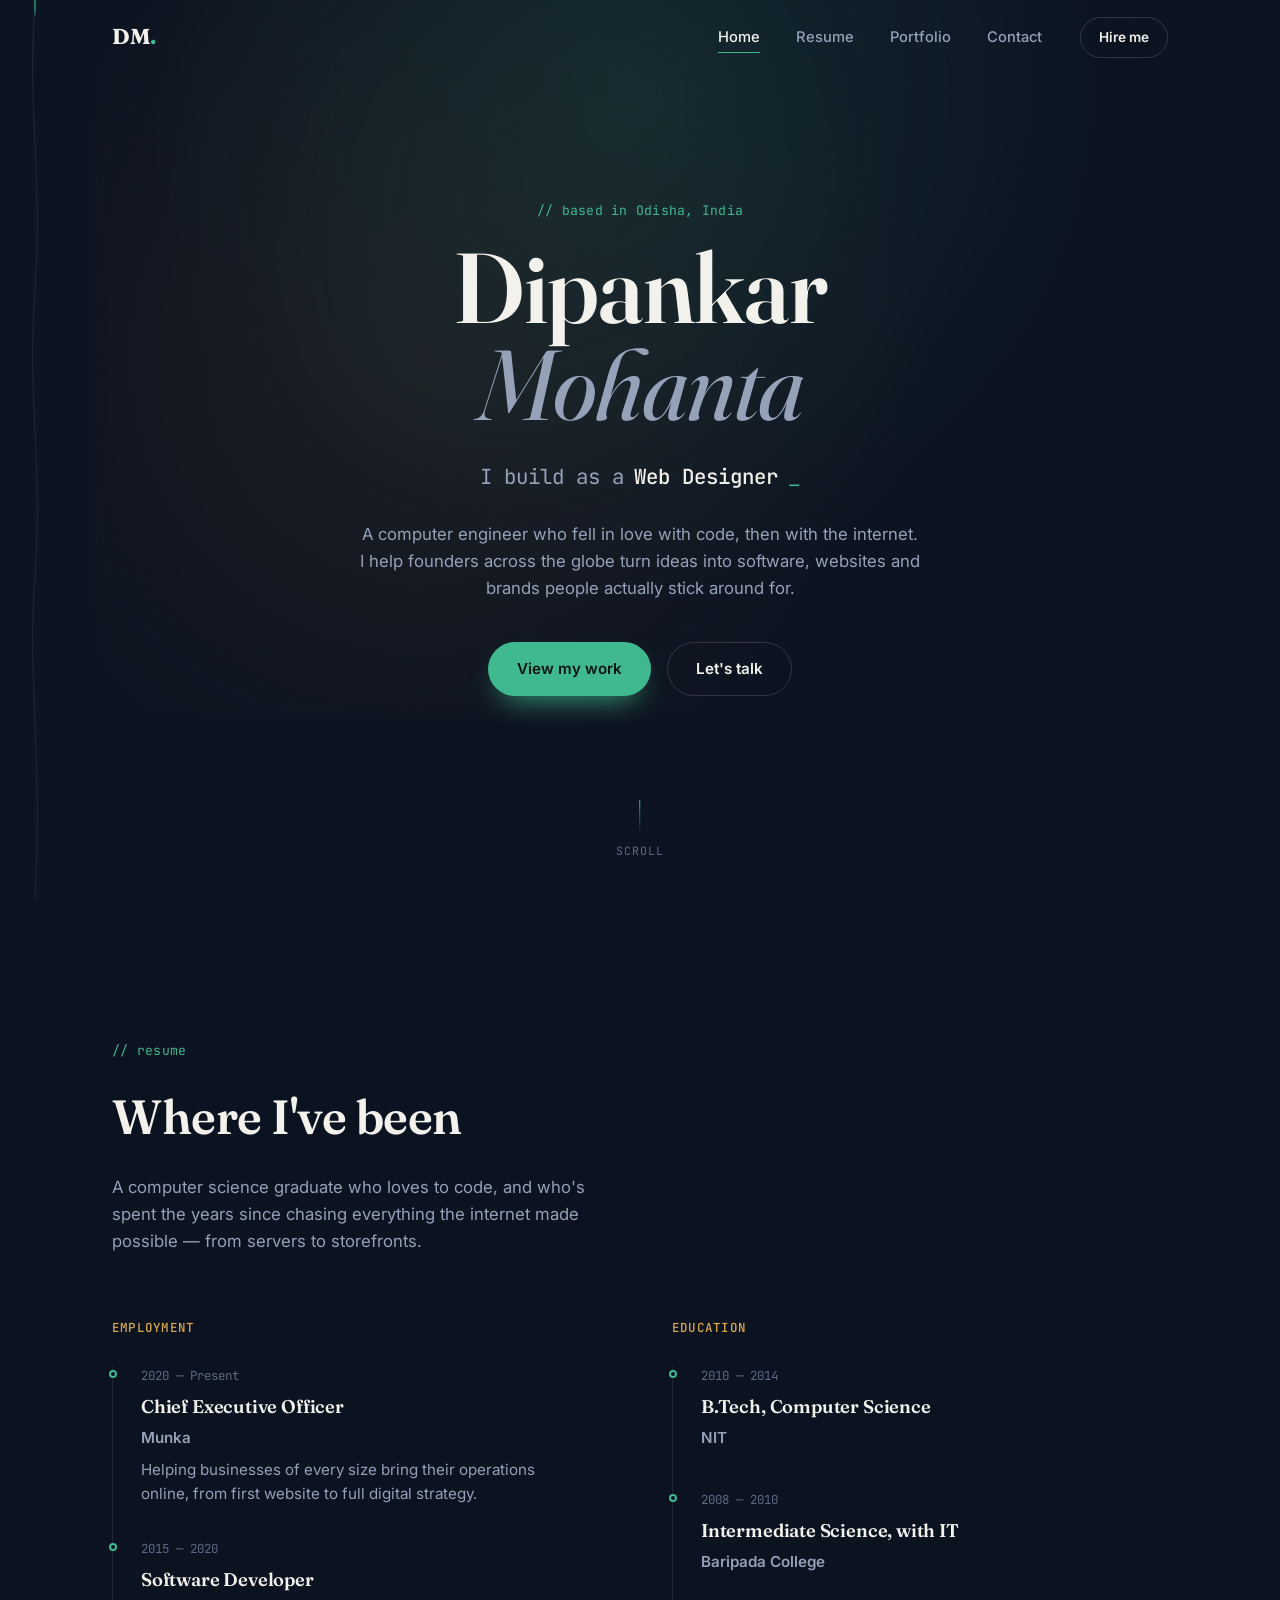
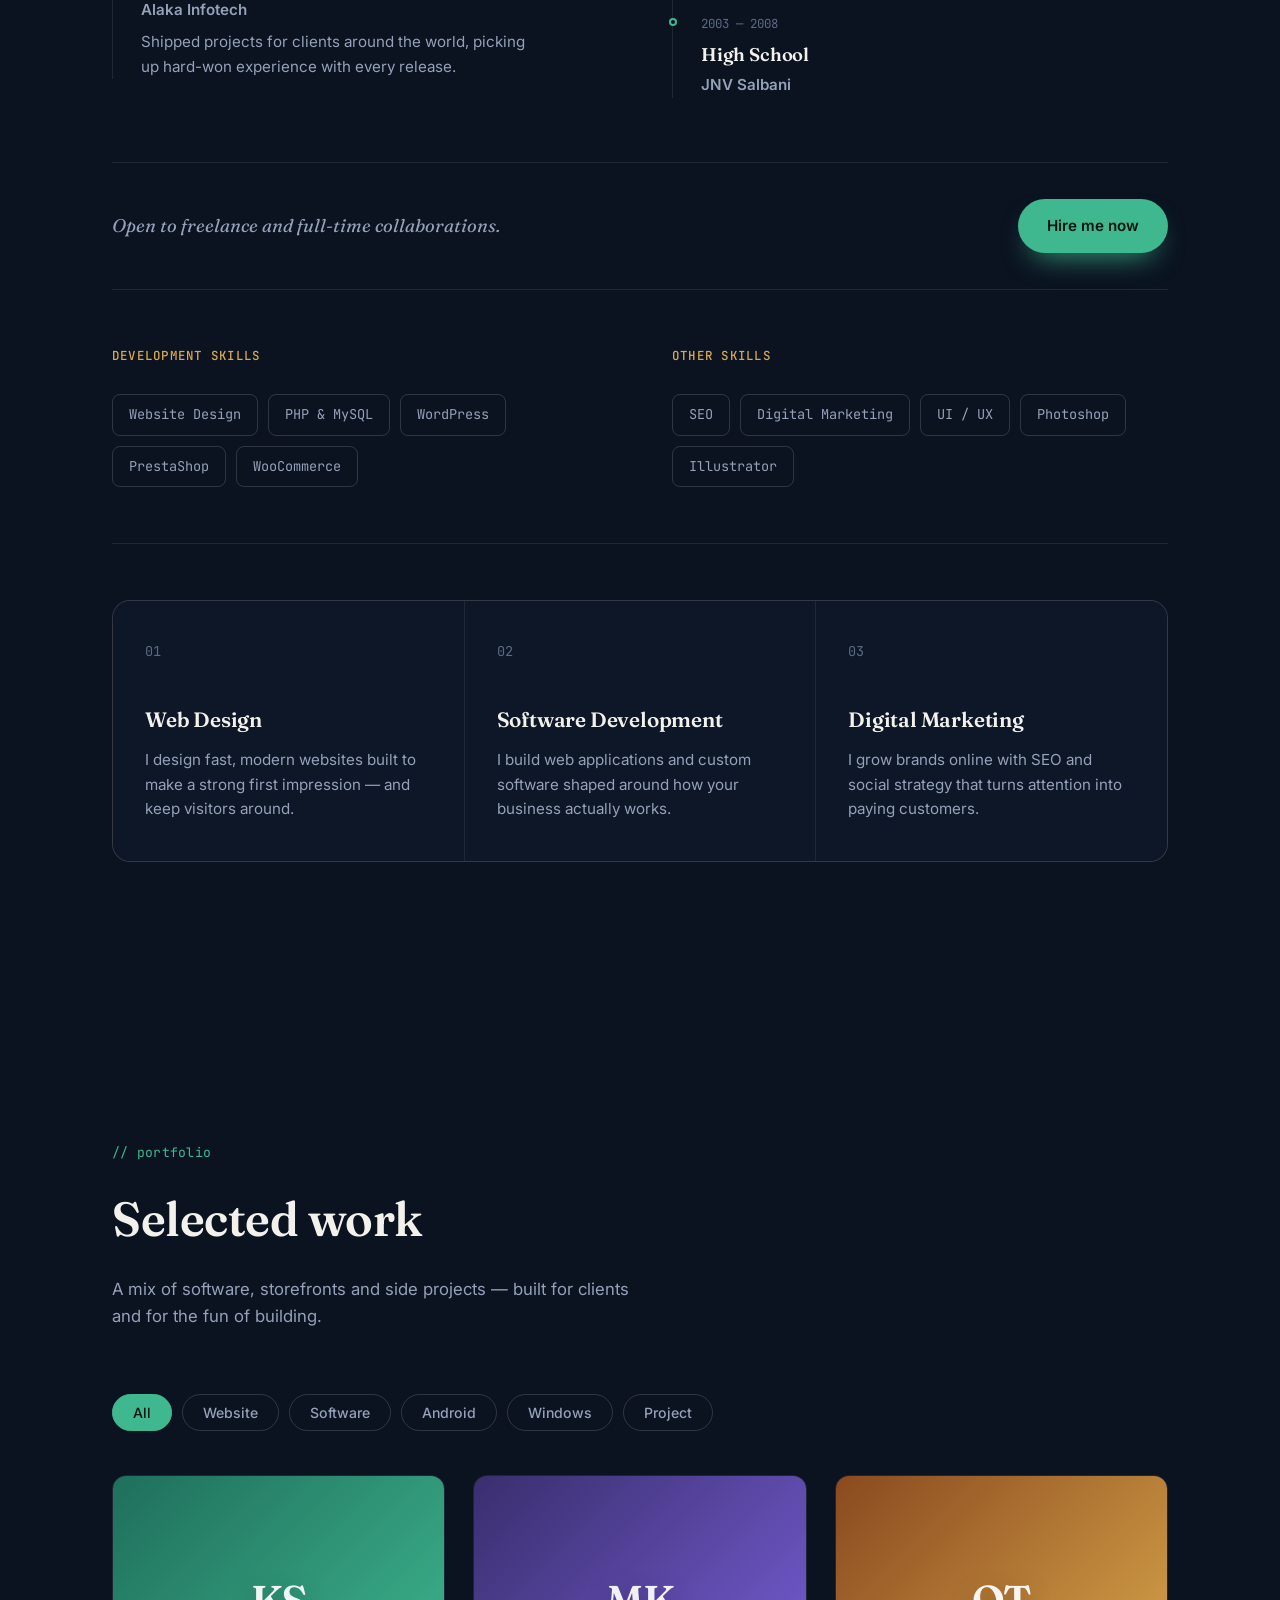
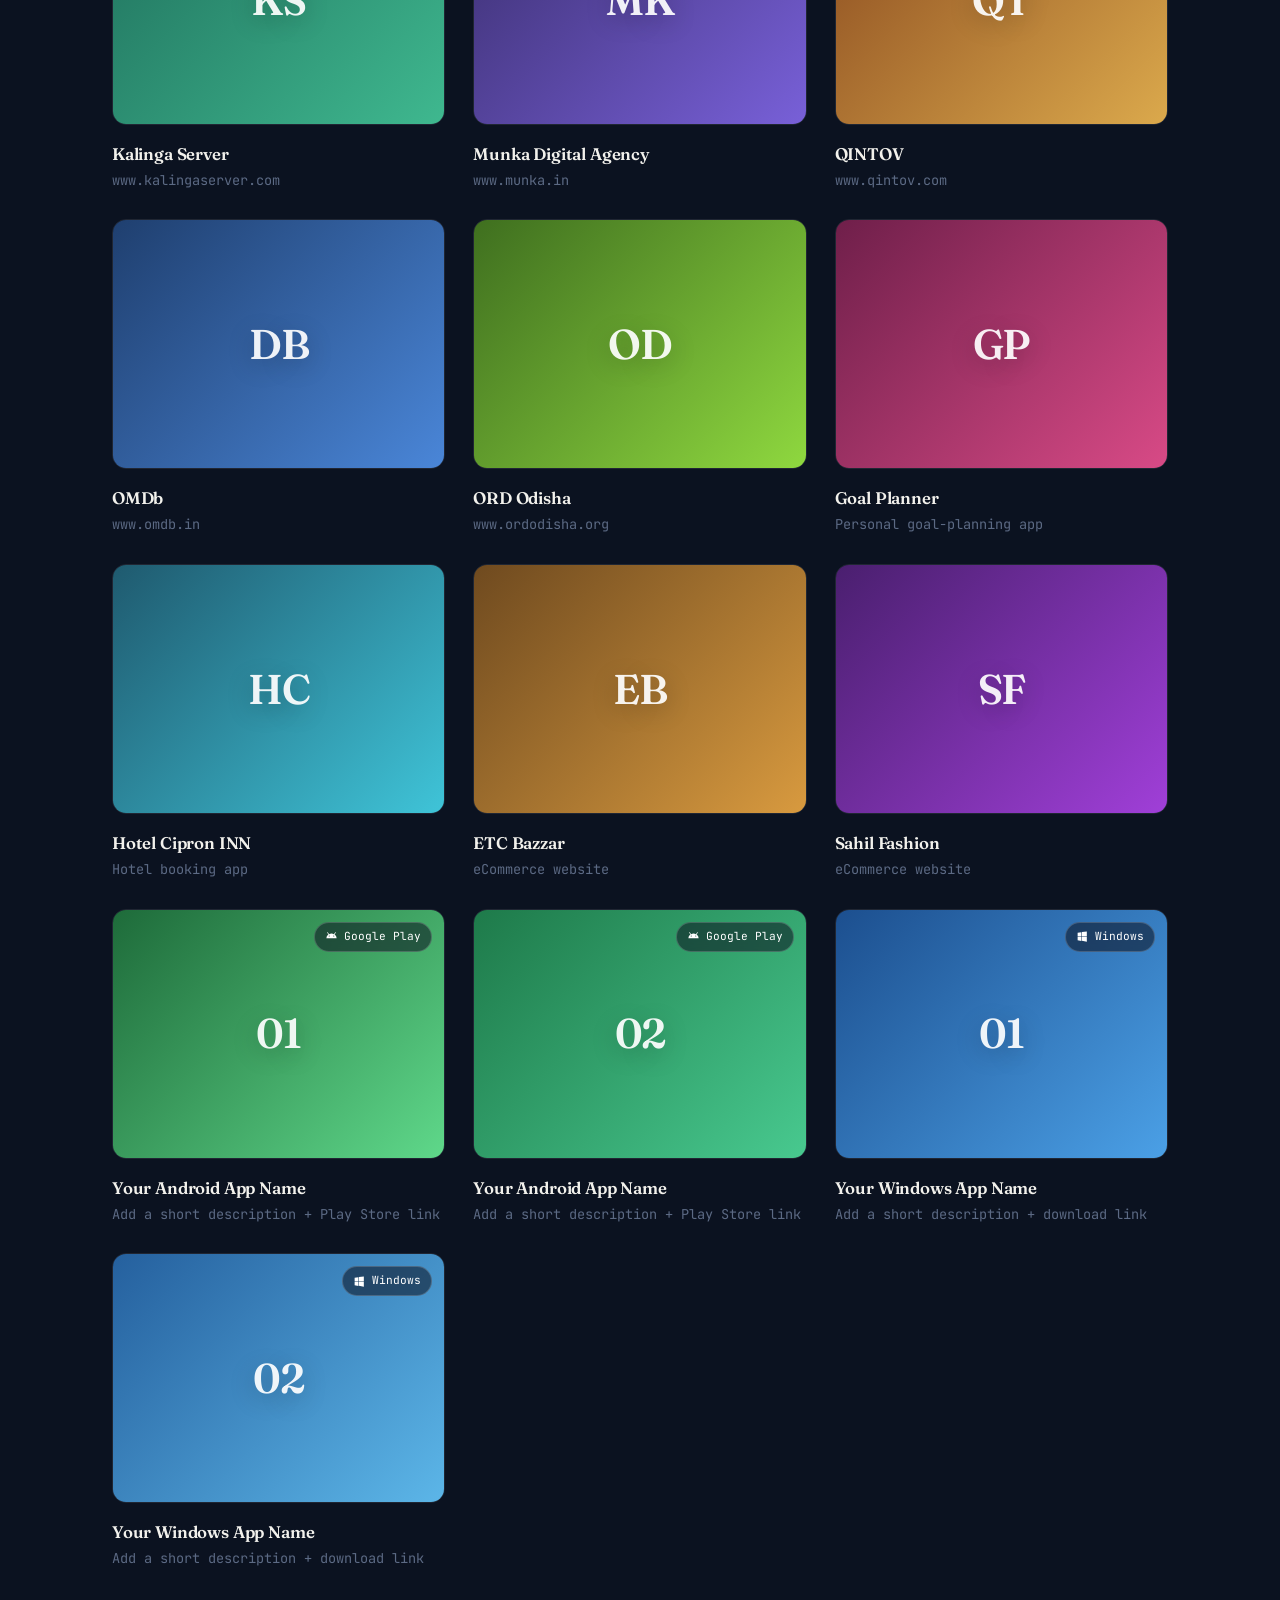
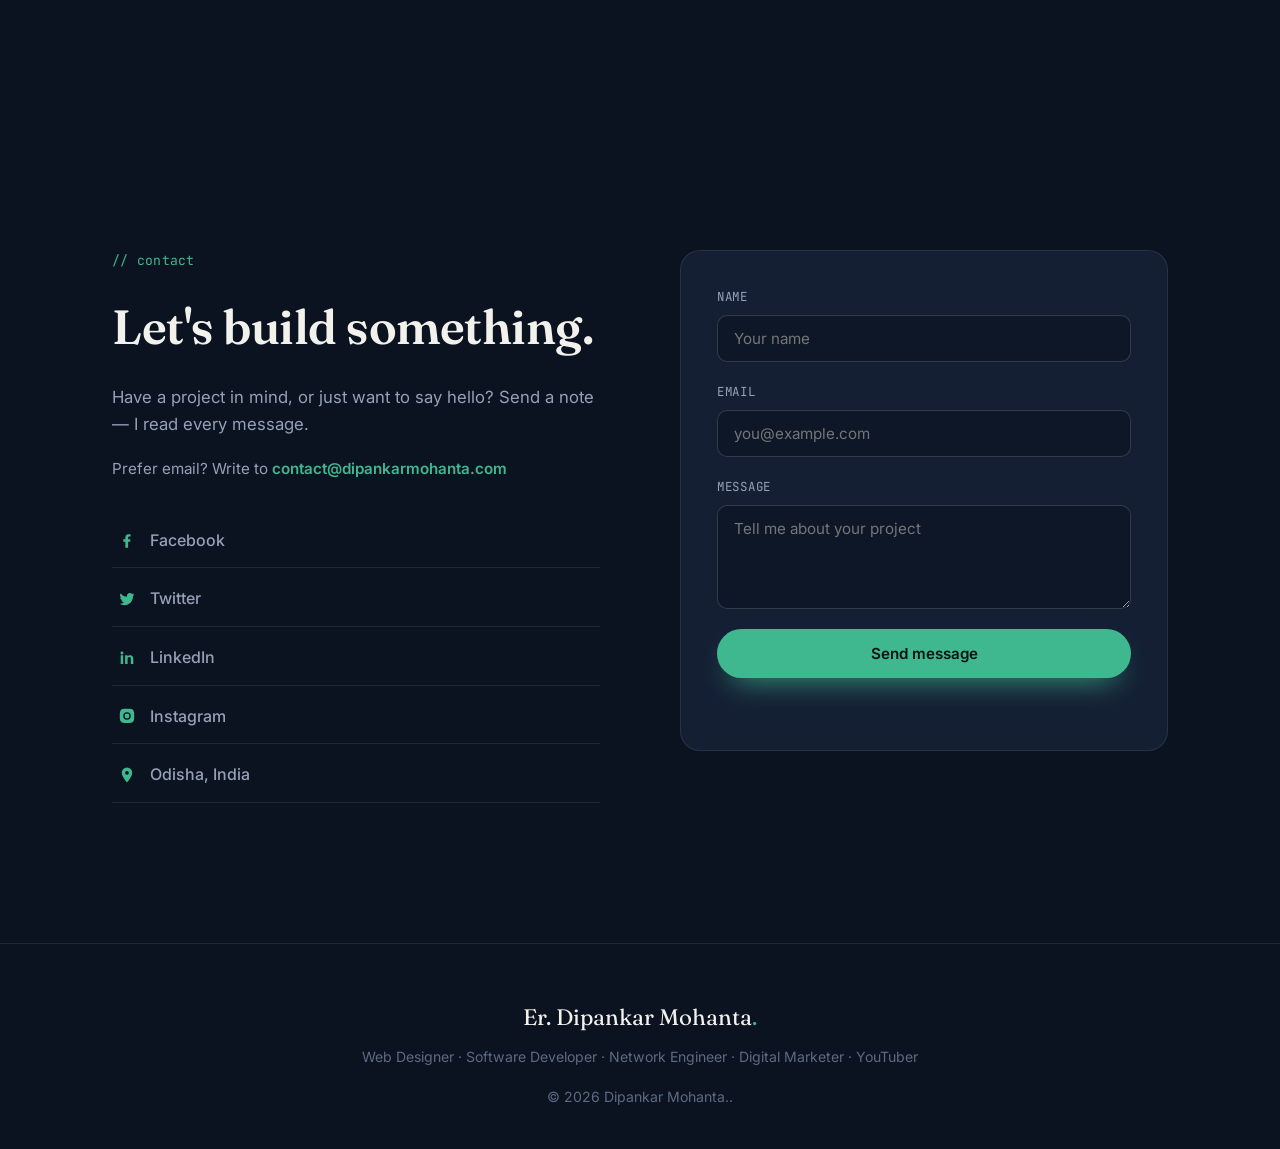
<file: index.html>
<!DOCTYPE html>
<html lang="en">
<head>
<meta charset="UTF-8">
<meta name="viewport" content="width=device-width, initial-scale=1, maximum-scale=1">
<title>Er. Dipankar Mohanta — Web Designer · Software Developer · Digital Marketer</title>
<meta name="description" content="Dipankar Mohanta — Software Engineer turned Digital Marketer, helping entrepreneurs across the globe build software, websites and brands.">
<link rel="icon" href="data:,">
<link rel="preconnect" href="https://fonts.googleapis.com">
<link rel="preconnect" href="https://fonts.gstatic.com" crossorigin>
<link href="https://fonts.googleapis.com/css2?family=Fraunces:opsz,wght@9..144,300;9..144,500;9..144,600;9..144,700&family=Inter:wght@400;500;600;700&family=JetBrains+Mono:wght@400;500&display=swap" rel="stylesheet">
<link rel="stylesheet" href="style.css">
</head>
<body>

<!-- Scroll progress spine (signature element) -->
<svg class="spine" id="spine" viewBox="0 0 40 100" preserveAspectRatio="none" aria-hidden="true">
  <path id="spinePath" d="M20,0 C 8,12 32,20 20,32 C 8,44 32,52 20,64 C 8,76 32,84 20,100" />
  <circle id="spineDot" r="1.8" cx="20" cy="0" />
</svg>

<div class="grain" aria-hidden="true"></div>

<header class="nav" id="nav">
  <div class="nav-inner">
    <a href="#home" class="nav-brand">DM<span>.</span></a>
    <nav class="nav-links" id="navLinks">
      <a href="#home" class="nav-link active" data-nav>Home</a>
      <a href="#resume" class="nav-link" data-nav>Resume</a>
      <a href="#portfolio" class="nav-link" data-nav>Portfolio</a>
      <a href="#contact" class="nav-link" data-nav>Contact</a>
    </nav>
    <a href="#contact" class="nav-cta">Hire me</a>
    <button class="nav-burger" id="navBurger" aria-label="Toggle menu" aria-expanded="false">
      <span></span><span></span><span></span>
    </button>
  </div>
</header>

<main>

  <!-- HOME -->
  <section id="home" class="hero">
    <div class="hero-glow" aria-hidden="true"></div>
    <div class="hero-inner">
      <p class="eyebrow reveal">// based in Odisha, India</p>
      <h1 class="hero-title">
        <span class="reveal" style="--d:1">Dipankar</span>
        <span class="reveal" style="--d:2">Mohanta</span>
      </h1>
      <div class="hero-role reveal" style="--d:3">
        <span class="role-prefix">I build as a</span>
        <span class="role-type" id="roleType" aria-live="polite"></span><span class="caret">_</span>
      </div>
      <p class="hero-copy reveal" style="--d:4">
        A computer engineer who fell in love with code, then with the internet.
        I help founders across the globe turn ideas into software, websites
        and brands people actually stick around for.
      </p>
      <div class="hero-actions reveal" style="--d:5">
        <a href="#portfolio" class="btn btn-primary">View my work</a>
        <a href="#contact" class="btn btn-ghost">Let's talk</a>
      </div>
    </div>
    <a href="#resume" class="scroll-cue" aria-label="Scroll to resume">
      <span></span> Scroll
    </a>
  </section>

  <!-- RESUME -->
  <section id="resume" class="section resume">
    <div class="section-head reveal">
      <p class="eyebrow">// resume</p>
      <h2>Where I've been</h2>
      <p class="section-lead">A computer science graduate who loves to code, and who's spent the years since
        chasing everything the internet made possible — from servers to storefronts.</p>
    </div>

    <div class="timeline-grid">
      <div class="timeline-col reveal">
        <h3 class="timeline-heading">Employment</h3>

        <div class="tl-item">
          <div class="tl-year">2020 — Present</div>
          <div class="tl-body">
            <h4>Chief Executive Officer</h4>
            <p class="tl-org">Munka</p>
            <p>Helping businesses of every size bring their operations online, from first website to full digital strategy.</p>
          </div>
        </div>

        <div class="tl-item">
          <div class="tl-year">2015 — 2020</div>
          <div class="tl-body">
            <h4>Software Developer</h4>
            <p class="tl-org">Alaka Infotech</p>
            <p>Shipped projects for clients around the world, picking up hard-won experience with every release.</p>
          </div>
        </div>
      </div>

      <div class="timeline-col reveal">
        <h3 class="timeline-heading">Education</h3>

        <div class="tl-item">
          <div class="tl-year">2010 — 2014</div>
          <div class="tl-body">
            <h4>B.Tech, Computer Science</h4>
            <p class="tl-org">NIT</p>
          </div>
        </div>

        <div class="tl-item">
          <div class="tl-year">2008 — 2010</div>
          <div class="tl-body">
            <h4>Intermediate Science, with IT</h4>
            <p class="tl-org">Baripada College</p>
          </div>
        </div>

        <div class="tl-item">
          <div class="tl-year">2003 — 2008</div>
          <div class="tl-body">
            <h4>High School</h4>
            <p class="tl-org">JNV Salbani</p>
          </div>
        </div>
      </div>
    </div>

    <div class="cta-strip reveal">
      <p>Open to freelance and full-time collaborations.</p>
      <a href="https://munka.in/contact.php" class="btn btn-primary" target="_blank" rel="noopener">Hire me now</a>
    </div>

    <div class="skills-grid">
      <div class="skills-col reveal">
        <h3 class="timeline-heading">Development skills</h3>
        <ul class="chip-list">
          <li class="chip">Website Design</li>
          <li class="chip">PHP &amp; MySQL</li>
          <li class="chip">WordPress</li>
          <li class="chip">PrestaShop</li>
          <li class="chip">WooCommerce</li>
        </ul>
      </div>
      <div class="skills-col reveal">
        <h3 class="timeline-heading">Other skills</h3>
        <ul class="chip-list">
          <li class="chip">SEO</li>
          <li class="chip">Digital Marketing</li>
          <li class="chip">UI / UX</li>
          <li class="chip">Photoshop</li>
          <li class="chip">Illustrator</li>
        </ul>
      </div>
    </div>

    <div class="services-grid">
      <article class="service-card reveal">
        <div class="service-index">01</div>
        <h3>Web Design</h3>
        <p>I design fast, modern websites built to make a strong first impression — and keep visitors around.</p>
      </article>
      <article class="service-card reveal">
        <div class="service-index">02</div>
        <h3>Software Development</h3>
        <p>I build web applications and custom software shaped around how your business actually works.</p>
      </article>
      <article class="service-card reveal">
        <div class="service-index">03</div>
        <h3>Digital Marketing</h3>
        <p>I grow brands online with SEO and social strategy that turns attention into paying customers.</p>
      </article>
    </div>
  </section>

  <!-- PORTFOLIO -->
  <section id="portfolio" class="section portfolio">
    <div class="section-head reveal">
      <p class="eyebrow">// portfolio</p>
      <h2>Selected work</h2>
      <p class="section-lead">A mix of software, storefronts and side projects — built for clients and for the fun of building.</p>
    </div>

    <div class="filter-bar reveal">
      <button class="filter-btn active" data-filter="all">All</button>
      <button class="filter-btn" data-filter="website">Website</button>
      <button class="filter-btn" data-filter="software">Software</button>
      <button class="filter-btn" data-filter="android">Android</button>
      <button class="filter-btn" data-filter="windows">Windows</button>
      <button class="filter-btn" data-filter="project">Project</button>
    </div>

    <div class="portfolio-grid" id="portfolioGrid">

      <article class="p-card reveal" data-cat="website">
        <a href="https://kalingaserver.com" target="_blank" rel="noopener" class="p-thumb p-thumb--1">
          <span class="p-mark">KS</span>
        </a>
        <h4>Kalinga Server</h4>
        <p>www.kalingaserver.com</p>
      </article>

      <article class="p-card reveal" data-cat="project">
        <a href="https://munka.in" target="_blank" rel="noopener" class="p-thumb p-thumb--2">
          <span class="p-mark">MK</span>
        </a>
        <h4>Munka Digital Agency</h4>
        <p>www.munka.in</p>
      </article>

      <article class="p-card reveal" data-cat="website">
        <a href="https://qintov.com" target="_blank" rel="noopener" class="p-thumb p-thumb--3">
          <span class="p-mark">QT</span>
        </a>
        <h4>QINTOV</h4>
        <p>www.qintov.com</p>
      </article>

      <article class="p-card reveal" data-cat="website">
        <a href="https://omdb.in" target="_blank" rel="noopener" class="p-thumb p-thumb--4">
          <span class="p-mark">DB</span>
        </a>
        <h4>OMDb</h4>
        <p>www.omdb.in</p>
      </article>

      <article class="p-card reveal" data-cat="project">
        <a href="https://ordodisha.org" target="_blank" rel="noopener" class="p-thumb p-thumb--5">
          <span class="p-mark">OD</span>
        </a>
        <h4>ORD Odisha</h4>
        <p>www.ordodisha.org</p>
      </article>

      <article class="p-card reveal" data-cat="software">
        <div class="p-thumb p-thumb--6">
          <span class="p-mark">GP</span>
        </div>
        <h4>Goal Planner</h4>
        <p>Personal goal-planning app</p>
      </article>

      <article class="p-card reveal" data-cat="software">
        <div class="p-thumb p-thumb--7">
          <span class="p-mark">HC</span>
        </div>
        <h4>Hotel Cipron INN</h4>
        <p>Hotel booking app</p>
      </article>

      <article class="p-card reveal" data-cat="website">
        <a href="https://etcbazzar.com" target="_blank" rel="noopener" class="p-thumb p-thumb--8">
          <span class="p-mark">EB</span>
        </a>
        <h4>ETC Bazzar</h4>
        <p>eCommerce website</p>
      </article>

      <article class="p-card reveal" data-cat="website">
        <div class="p-thumb p-thumb--9">
          <span class="p-mark">SF</span>
        </div>
        <h4>Sahil Fashion</h4>
        <p>eCommerce website</p>
      </article>

      <!-- ANDROID APPS — replace name / link / description with your real app details -->
      <article class="p-card reveal" data-cat="android">
        <a href="#" target="_blank" rel="noopener" class="p-thumb p-thumb--10">
          <span class="platform-badge">
            <svg viewBox="0 0 24 24"><path d="M6.3 8.4 4.1 5a.6.6 0 0 1 1-.7L7.5 7.8a10 10 0 0 1 9 0l2.4-3.5a.6.6 0 0 1 1 .7l-2.2 3.4A8.4 8.4 0 0 1 21.5 15H2.5a8.4 8.4 0 0 1 3.8-6.6zM7.8 12a1 1 0 1 0 0-2 1 1 0 0 0 0 2zm8.4 0a1 1 0 1 0 0-2 1 1 0 0 0 0 2z"/></svg>
            Google Play
          </span>
          <span class="p-mark">01</span>
        </a>
        <h4>Your Android App Name</h4>
        <p>Add a short description + Play Store link</p>
      </article>

      <article class="p-card reveal" data-cat="android">
        <a href="#" target="_blank" rel="noopener" class="p-thumb p-thumb--11">
          <span class="platform-badge">
            <svg viewBox="0 0 24 24"><path d="M6.3 8.4 4.1 5a.6.6 0 0 1 1-.7L7.5 7.8a10 10 0 0 1 9 0l2.4-3.5a.6.6 0 0 1 1 .7l-2.2 3.4A8.4 8.4 0 0 1 21.5 15H2.5a8.4 8.4 0 0 1 3.8-6.6zM7.8 12a1 1 0 1 0 0-2 1 1 0 0 0 0 2zm8.4 0a1 1 0 1 0 0-2 1 1 0 0 0 0 2z"/></svg>
            Google Play
          </span>
          <span class="p-mark">02</span>
        </a>
        <h4>Your Android App Name</h4>
        <p>Add a short description + Play Store link</p>
      </article>

      <!-- WINDOWS APPS — replace name / link / description with your real app details -->
      <article class="p-card reveal" data-cat="windows">
        <a href="#" target="_blank" rel="noopener" class="p-thumb p-thumb--12">
          <span class="platform-badge">
            <svg viewBox="0 0 24 24"><path d="M3 5.1 10 4v7.6H3V5.1zm8-1.2 9-1.3v9H11V3.9zM3 12.6h7v7.5l-7-1V12.6zm8 0h9v9L11 20v-7.4z"/></svg>
            Windows
          </span>
          <span class="p-mark">01</span>
        </a>
        <h4>Your Windows App Name</h4>
        <p>Add a short description + download link</p>
      </article>

      <article class="p-card reveal" data-cat="windows">
        <a href="#" target="_blank" rel="noopener" class="p-thumb p-thumb--13">
          <span class="platform-badge">
            <svg viewBox="0 0 24 24"><path d="M3 5.1 10 4v7.6H3V5.1zm8-1.2 9-1.3v9H11V3.9zM3 12.6h7v7.5l-7-1V12.6zm8 0h9v9L11 20v-7.4z"/></svg>
            Windows
          </span>
          <span class="p-mark">02</span>
        </a>
        <h4>Your Windows App Name</h4>
        <p>Add a short description + download link</p>
      </article>

    </div>
  </section>

  <!-- CONTACT -->
  <section id="contact" class="section contact">
    <div class="contact-inner">
      <div class="contact-copy reveal">
        <p class="eyebrow">// contact</p>
        <h2>Let's build something.</h2>
        <p class="section-lead">Have a project in mind, or just want to say hello? Send a note — I read every message.</p>
        <p class="contact-direct">Prefer email? Write to <a href="mailto:contact@dipankarmohanta.com">contact@dipankarmohanta.com</a></p>

        <ul class="social-list">
          <li>
            <a href="https://facebook.com/xdipankar" target="_blank" rel="noopener" aria-label="Facebook">
              <svg viewBox="0 0 24 24"><path d="M13.5 21v-8h2.7l.4-3.2h-3.1V7.7c0-.9.3-1.6 1.6-1.6h1.7V3.2C16.5 3.1 15.4 3 14.2 3c-2.6 0-4.4 1.6-4.4 4.5v2.3H7v3.2h2.8V21h3.7z"/></svg>
              <span>Facebook</span>
            </a>
          </li>
          <li>
            <a href="https://twitter.com/xdipankar" target="_blank" rel="noopener" aria-label="Twitter">
              <svg viewBox="0 0 24 24"><path d="M22 5.9c-.7.3-1.5.6-2.3.7.8-.5 1.5-1.3 1.8-2.3-.8.5-1.7.8-2.6 1a4.1 4.1 0 0 0-7 3.7A11.6 11.6 0 0 1 3.4 4.6a4.1 4.1 0 0 0 1.3 5.5c-.7 0-1.3-.2-1.9-.5v.1c0 2 1.4 3.6 3.3 4a4.2 4.2 0 0 1-1.9.1 4.1 4.1 0 0 0 3.8 2.9A8.3 8.3 0 0 1 2 18.4a11.6 11.6 0 0 0 6.3 1.8c7.5 0 11.7-6.3 11.7-11.7v-.5c.8-.6 1.5-1.3 2-2.1z"/></svg>
              <span>Twitter</span>
            </a>
          </li>
          <li>
            <a href="https://www.linkedin.com/in/dipankarmohanta/" target="_blank" rel="noopener" aria-label="LinkedIn">
              <svg viewBox="0 0 24 24"><path d="M6.9 8.4H3.6V20H6.9V8.4zM5.3 3.3a1.9 1.9 0 1 0 0 3.9 1.9 1.9 0 0 0 0-3.9zM20.4 20h-3.3v-6.1c0-1.5 0-3.3-2-3.3s-2.3 1.6-2.3 3.2V20H9.5V8.4h3.2V10c.5-.9 1.6-1.8 3.3-1.8 3.5 0 4.4 2.3 4.4 5.4V20z"/></svg>
              <span>LinkedIn</span>
            </a>
          </li>
          <li>
            <a href="https://www.instagram.com/dipankarmohanta/" target="_blank" rel="noopener" aria-label="Instagram">
              <svg viewBox="0 0 24 24"><path d="M12 2.2c2.7 0 3 0 4 .1 1 .1 1.7.2 2.3.5.6.2 1.1.6 1.6 1.1.5.5.8 1 1.1 1.6.2.6.4 1.3.5 2.3.1 1 .1 1.3.1 4s0 3-.1 4c-.1 1-.2 1.7-.5 2.3-.2.6-.6 1.1-1.1 1.6-.5.5-1 .8-1.6 1.1-.6.2-1.3.4-2.3.5-1 .1-1.3.1-4 .1s-3 0-4-.1c-1-.1-1.7-.2-2.3-.5a4.4 4.4 0 0 1-1.6-1.1 4.4 4.4 0 0 1-1.1-1.6c-.2-.6-.4-1.3-.5-2.3-.1-1-.1-1.3-.1-4s0-3 .1-4c.1-1 .2-1.7.5-2.3.2-.6.6-1.1 1.1-1.6.5-.5 1-.8 1.6-1.1.6-.2 1.3-.4 2.3-.5 1-.1 1.3-.1 4-.1zM12 7a5 5 0 1 0 0 10 5 5 0 0 0 0-10zm0 8.2a3.2 3.2 0 1 1 0-6.4 3.2 3.2 0 0 1 0 6.4zm5.2-8.4a1.2 1.2 0 1 1-2.3 0 1.2 1.2 0 0 1 2.3 0z"/></svg>
              <span>Instagram</span>
            </a>
          </li>
          <li>
            <a href="https://goo.gl/maps/usknpMpsAnFUR1Z47" target="_blank" rel="noopener" aria-label="Location">
              <svg viewBox="0 0 24 24"><path d="M12 2a7 7 0 0 0-7 7c0 5.2 7 13 7 13s7-7.8 7-13a7 7 0 0 0-7-7zm0 9.5A2.5 2.5 0 1 1 12 6.5a2.5 2.5 0 0 1 0 5z"/></svg>
              <span>Odisha, India</span>
            </a>
          </li>
        </ul>
      </div>

      <form class="contact-form reveal" id="contactForm" action="https://formsubmit.co/contact@dipankarmohanta.com" method="POST" novalidate>
        <!-- FormSubmit settings: plain email, no captcha page, custom subject -->
        <input type="hidden" name="_subject" value="New message from dipankarmohanta.com">
        <input type="hidden" name="_template" value="table">
        <input type="hidden" name="_captcha" value="false">
        <!-- honeypot field to trap spam bots -->
        <input type="text" name="_honey" style="display:none" tabindex="-1" autocomplete="off">

        <div class="form-row">
          <label for="name">Name</label>
          <input id="name" name="name" type="text" placeholder="Your name" required>
        </div>
        <div class="form-row">
          <label for="email">Email</label>
          <input id="email" name="email" type="email" placeholder="you@example.com" required>
        </div>
        <div class="form-row">
          <label for="message">Message</label>
          <textarea id="message" name="message" rows="4" placeholder="Tell me about your project" required></textarea>
        </div>
        <button type="submit" class="btn btn-primary btn-block" id="formSubmitBtn">Send message</button>
        <p class="form-note" id="formNote" role="status"></p>
      </form>
    </div>
  </section>

</main>

<footer class="footer">
  <div class="footer-inner">
    <div class="footer-brand">Er. Dipankar Mohanta<span>.</span></div>
    <p>Web Designer · Software Developer · Network Engineer · Digital Marketer · YouTuber</p>
    <p class="footer-copy">© <span id="year"></span> Dipankar Mohanta..</p>
  </div>
</footer>

<button class="to-top" id="toTop" aria-label="Back to top">↑</button>

<script src="script.js"></script>
</body>
</html>
</file>
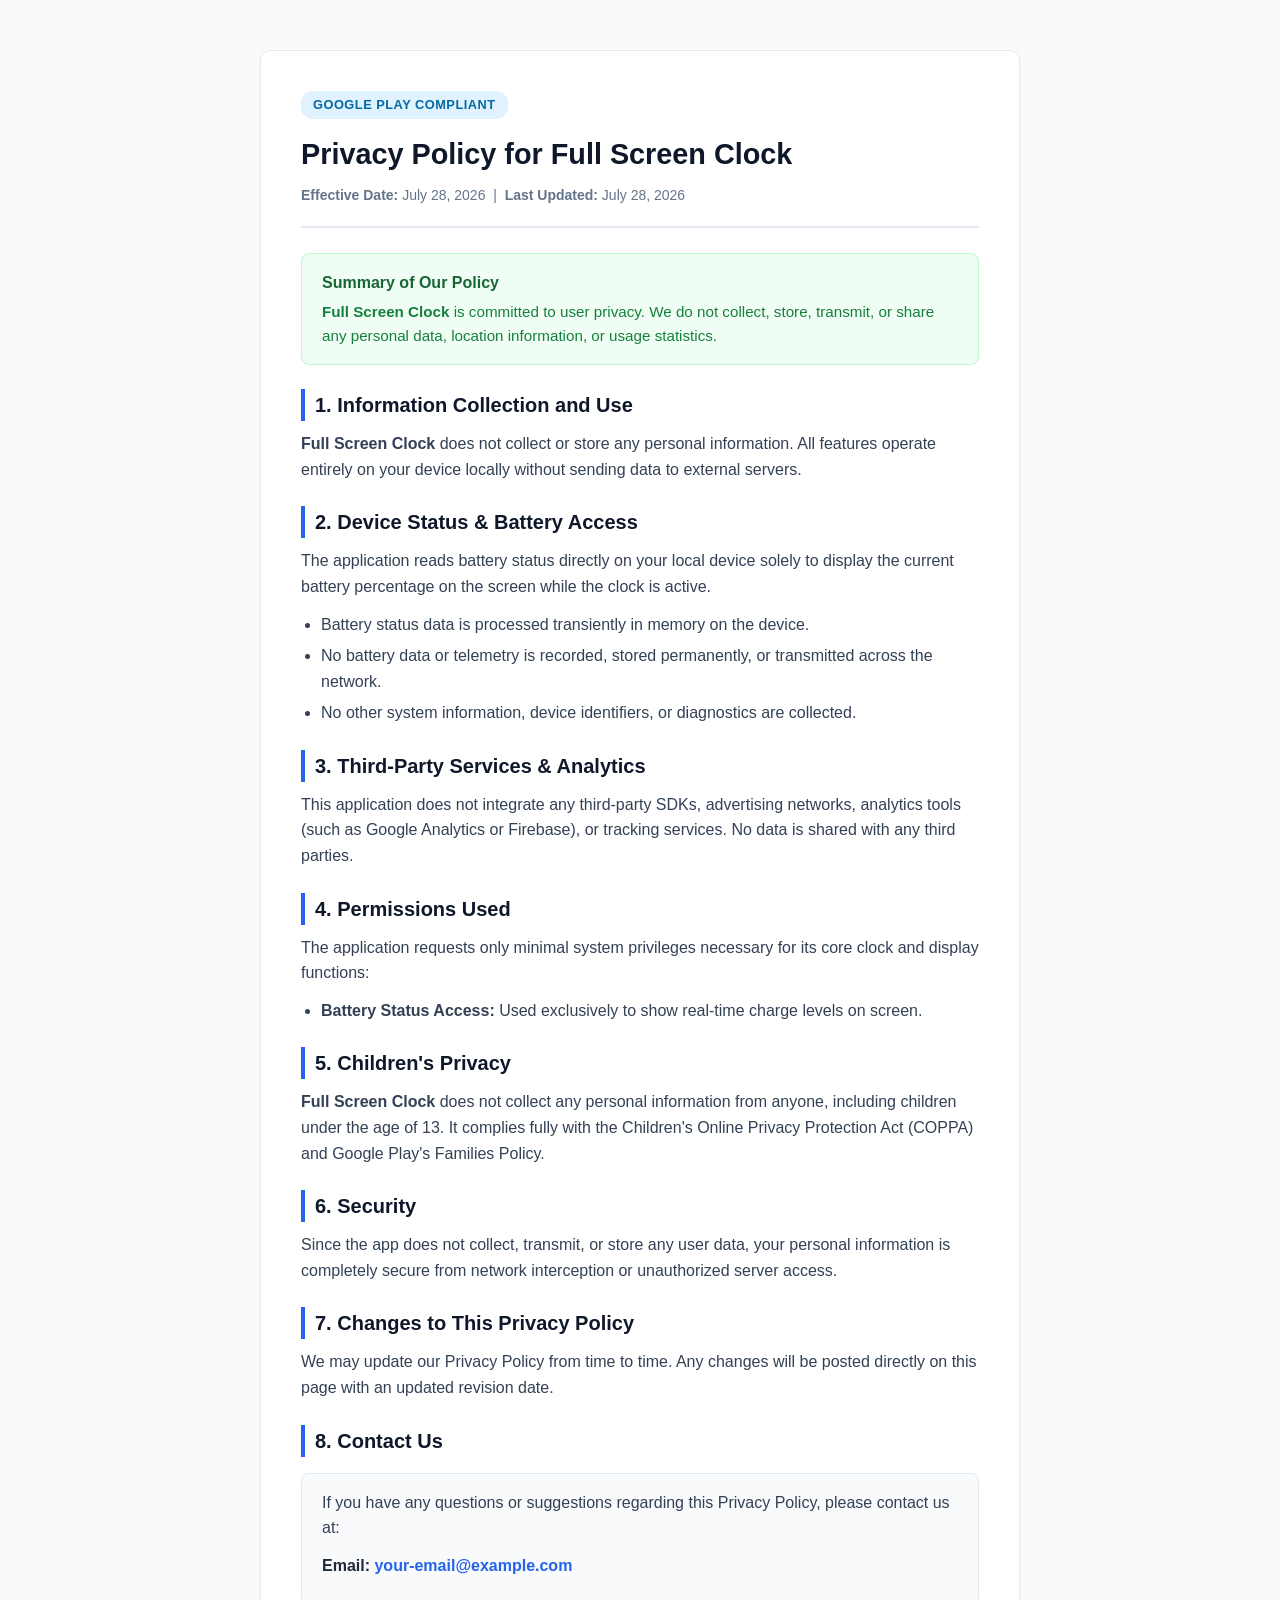
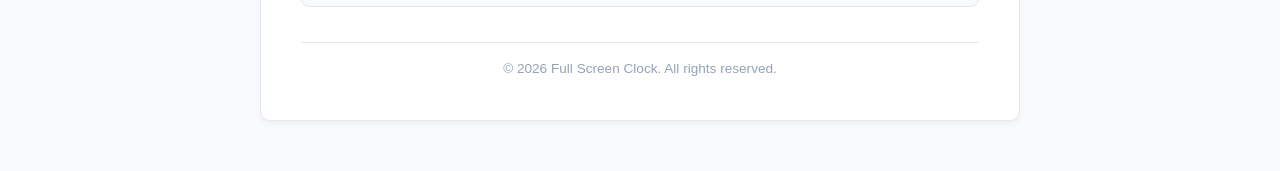
<file: apps/android/Full-Screen-Clock/privacy-policy.html>
<!DOCTYPE html>
<html lang="en">
<head>
    <meta charset="UTF-8">
    <meta name="viewport" content="width=device-width, initial-scale=1.0">
    <title>Privacy Policy - Full Screen Clock</title>
    <style>
        * {
            box-sizing: border-box;
            margin: 0;
            padding: 0;
        }

        body {
            font-family: -apple-system, BlinkMacSystemFont, "Segoe UI", Roboto, Oxygen, Ubuntu, Cantarell, "Open Sans", "Helvetica Neue", sans-serif;
            background-color: #f8fafc;
            color: #334155;
            line-height: 1.6;
            padding: 20px;
        }

        .container {
            max-width: 760px;
            margin: 30px auto;
            background-color: #ffffff;
            border: 1px solid #e2e8f0;
            border-radius: 10px;
            padding: 40px;
            box-shadow: 0 4px 6px -1px rgba(0, 0, 0, 0.05);
        }

        .header {
            border-bottom: 2px solid #e2e8f0;
            padding-bottom: 20px;
            margin-bottom: 25px;
        }

        .badge {
            display: inline-block;
            background-color: #e0f2fe;
            color: #0369a1;
            font-size: 0.8rem;
            font-weight: 600;
            padding: 4px 12px;
            border-radius: 12px;
            margin-bottom: 12px;
            text-transform: uppercase;
            letter-spacing: 0.5px;
        }

        .app-title {
            font-size: 1.8rem;
            font-weight: 700;
            color: #0f172a;
            margin-bottom: 6px;
        }

        .meta-info {
            font-size: 0.875rem;
            color: #64748b;
        }

        h2 {
            font-size: 1.25rem;
            color: #0f172a;
            margin-top: 24px;
            margin-bottom: 10px;
            border-left: 4px solid #2563eb;
            padding-left: 10px;
        }

        p {
            margin-bottom: 12px;
            color: #334155;
        }

        ul {
            margin-left: 20px;
            margin-bottom: 16px;
        }

        li {
            margin-bottom: 6px;
        }

        .highlight-box {
            background-color: #f0fdf4;
            border: 1px solid #bbf7d0;
            border-radius: 8px;
            padding: 16px 20px;
            margin: 20px 0;
        }

        .highlight-box h3 {
            font-size: 1rem;
            color: #166534;
            margin-bottom: 4px;
        }

        .highlight-box p {
            color: #15803d;
            margin-bottom: 0;
            font-size: 0.95rem;
        }

        .contact-box {
            background-color: #f8fafc;
            border: 1px solid #e2e8f0;
            border-radius: 8px;
            padding: 16px 20px;
            margin-top: 16px;
        }

        .footer {
            margin-top: 35px;
            padding-top: 15px;
            border-top: 1px solid #e2e8f0;
            font-size: 0.85rem;
            color: #94a3b8;
            text-align: center;
        }
    </style>
</head>
<body>

    <div class="container">
        <div class="header">
            <span class="badge">Google Play Compliant</span>
            <h1 class="app-title">Privacy Policy for Full Screen Clock</h1>
            <div class="meta-info">
                <strong>Effective Date:</strong> July 28, 2026 &nbsp;|&nbsp; <strong>Last Updated:</strong> July 28, 2026
            </div>
        </div>

        <div class="highlight-box">
            <h3>Summary of Our Policy</h3>
            <p><strong>Full Screen Clock</strong> is committed to user privacy. We do not collect, store, transmit, or share any personal data, location information, or usage statistics.</p>
        </div>

        <h2>1. Information Collection and Use</h2>
        <p><strong>Full Screen Clock</strong> does not collect or store any personal information. All features operate entirely on your device locally without sending data to external servers.</p>

        <h2>2. Device Status & Battery Access</h2>
        <p>The application reads battery status directly on your local device solely to display the current battery percentage on the screen while the clock is active.</p>
        <ul>
            <li>Battery status data is processed transiently in memory on the device.</li>
            <li>No battery data or telemetry is recorded, stored permanently, or transmitted across the network.</li>
            <li>No other system information, device identifiers, or diagnostics are collected.</li>
        </ul>

        <h2>3. Third-Party Services & Analytics</h2>
        <p>This application does not integrate any third-party SDKs, advertising networks, analytics tools (such as Google Analytics or Firebase), or tracking services. No data is shared with any third parties.</p>

        <h2>4. Permissions Used</h2>
        <p>The application requests only minimal system privileges necessary for its core clock and display functions:</p>
        <ul>
            <li><strong>Battery Status Access:</strong> Used exclusively to show real-time charge levels on screen.</li>
        </ul>

        <h2>5. Children's Privacy</h2>
        <p><strong>Full Screen Clock</strong> does not collect any personal information from anyone, including children under the age of 13. It complies fully with the Children's Online Privacy Protection Act (COPPA) and Google Play's Families Policy.</p>

        <h2>6. Security</h2>
        <p>Since the app does not collect, transmit, or store any user data, your personal information is completely secure from network interception or unauthorized server access.</p>

        <h2>7. Changes to This Privacy Policy</h2>
        <p>We may update our Privacy Policy from time to time. Any changes will be posted directly on this page with an updated revision date.</p>

        <h2>8. Contact Us</h2>
        <div class="contact-box">
            <p>If you have any questions or suggestions regarding this Privacy Policy, please contact us at:</p>
            <p style="margin-top: 6px; font-weight: 600; color: #1e293b;">Email: <a href="mailto:your-email@example.com" style="color: #2563eb; text-decoration: none;">your-email@example.com</a></p>
        </div>

        <div class="footer">
            &copy; 2026 Full Screen Clock. All rights reserved.
        </div>
    </div>

</body>
</html>
</file>
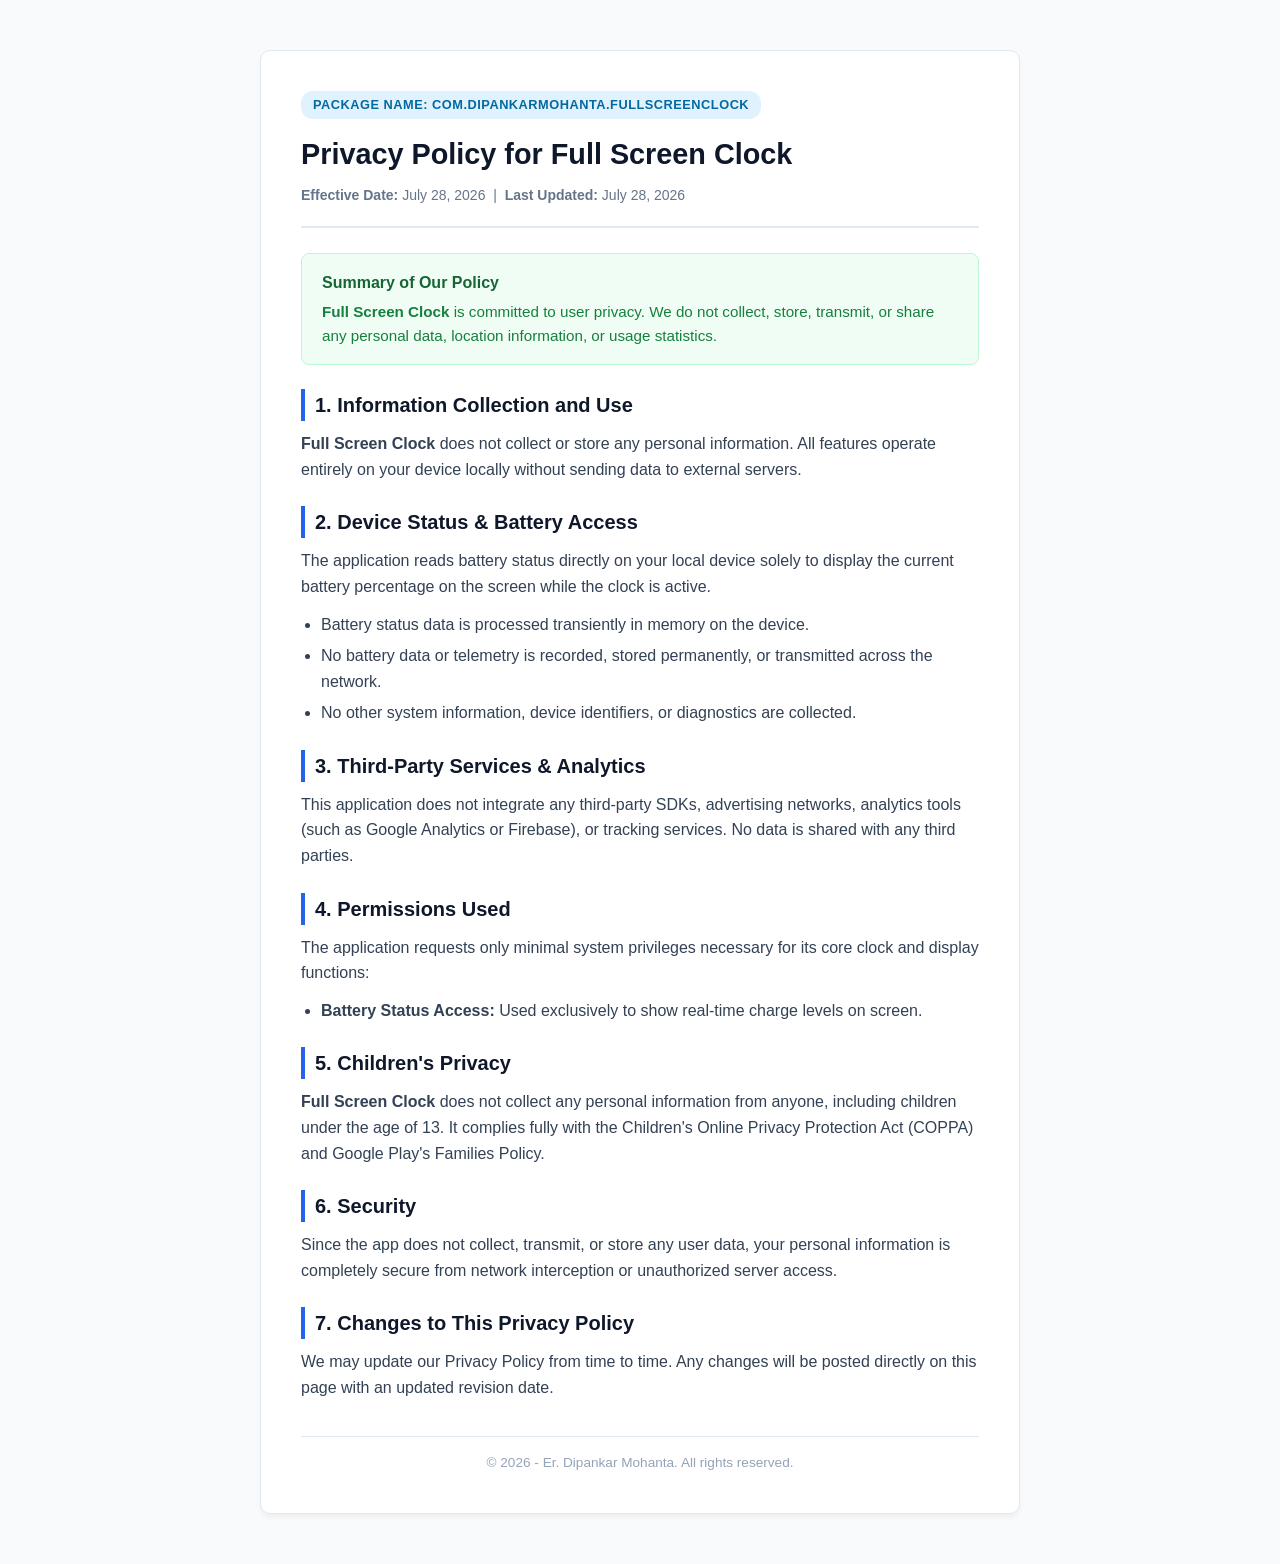
<file: apps/android/full-screen-clock/privacy-policy.html>
<!DOCTYPE html>
<html lang="en">
<head>
    <meta charset="UTF-8">
    <meta name="viewport" content="width=device-width, initial-scale=1.0">
    <title>Privacy Policy - Full Screen Clock</title>
    <style>
        * {
            box-sizing: border-box;
            margin: 0;
            padding: 0;
        }

        body {
            font-family: -apple-system, BlinkMacSystemFont, "Segoe UI", Roboto, Oxygen, Ubuntu, Cantarell, "Open Sans", "Helvetica Neue", sans-serif;
            background-color: #f8fafc;
            color: #334155;
            line-height: 1.6;
            padding: 20px;
        }

        .container {
            max-width: 760px;
            margin: 30px auto;
            background-color: #ffffff;
            border: 1px solid #e2e8f0;
            border-radius: 10px;
            padding: 40px;
            box-shadow: 0 4px 6px -1px rgba(0, 0, 0, 0.05);
        }

        .header {
            border-bottom: 2px solid #e2e8f0;
            padding-bottom: 20px;
            margin-bottom: 25px;
        }

        .badge {
            display: inline-block;
            background-color: #e0f2fe;
            color: #0369a1;
            font-size: 0.8rem;
            font-weight: 600;
            padding: 4px 12px;
            border-radius: 12px;
            margin-bottom: 12px;
            text-transform: uppercase;
            letter-spacing: 0.5px;
        }

        .app-title {
            font-size: 1.8rem;
            font-weight: 700;
            color: #0f172a;
            margin-bottom: 6px;
        }

        .meta-info {
            font-size: 0.875rem;
            color: #64748b;
        }

        h2 {
            font-size: 1.25rem;
            color: #0f172a;
            margin-top: 24px;
            margin-bottom: 10px;
            border-left: 4px solid #2563eb;
            padding-left: 10px;
        }

        p {
            margin-bottom: 12px;
            color: #334155;
        }

        ul {
            margin-left: 20px;
            margin-bottom: 16px;
        }

        li {
            margin-bottom: 6px;
        }

        .highlight-box {
            background-color: #f0fdf4;
            border: 1px solid #bbf7d0;
            border-radius: 8px;
            padding: 16px 20px;
            margin: 20px 0;
        }

        .highlight-box h3 {
            font-size: 1rem;
            color: #166534;
            margin-bottom: 4px;
        }

        .highlight-box p {
            color: #15803d;
            margin-bottom: 0;
            font-size: 0.95rem;
        }

        .contact-box {
            background-color: #f8fafc;
            border: 1px solid #e2e8f0;
            border-radius: 8px;
            padding: 16px 20px;
            margin-top: 16px;
        }

        .footer {
            margin-top: 35px;
            padding-top: 15px;
            border-top: 1px solid #e2e8f0;
            font-size: 0.85rem;
            color: #94a3b8;
            text-align: center;
        }
    </style>
</head>
<body>

    <div class="container">
        <div class="header">
            <span class="badge">Package Name: com.dipankarmohanta.fullscreenclock </span>
            <h1 class="app-title">Privacy Policy for Full Screen Clock</h1>
            <div class="meta-info">
                <strong>Effective Date:</strong> July 28, 2026 &nbsp;|&nbsp; <strong>Last Updated:</strong> July 28, 2026
            </div>
        </div>

        <div class="highlight-box">
            <h3>Summary of Our Policy</h3>
            <p><strong>Full Screen Clock</strong> is committed to user privacy. We do not collect, store, transmit, or share any personal data, location information, or usage statistics.</p>
        </div>

        <h2>1. Information Collection and Use</h2>
        <p><strong>Full Screen Clock</strong> does not collect or store any personal information. All features operate entirely on your device locally without sending data to external servers.</p>

        <h2>2. Device Status & Battery Access</h2>
        <p>The application reads battery status directly on your local device solely to display the current battery percentage on the screen while the clock is active.</p>
        <ul>
            <li>Battery status data is processed transiently in memory on the device.</li>
            <li>No battery data or telemetry is recorded, stored permanently, or transmitted across the network.</li>
            <li>No other system information, device identifiers, or diagnostics are collected.</li>
        </ul>

        <h2>3. Third-Party Services & Analytics</h2>
        <p>This application does not integrate any third-party SDKs, advertising networks, analytics tools (such as Google Analytics or Firebase), or tracking services. No data is shared with any third parties.</p>

        <h2>4. Permissions Used</h2>
        <p>The application requests only minimal system privileges necessary for its core clock and display functions:</p>
        <ul>
            <li><strong>Battery Status Access:</strong> Used exclusively to show real-time charge levels on screen.</li>
        </ul>

        <h2>5. Children's Privacy</h2>
        <p><strong>Full Screen Clock</strong> does not collect any personal information from anyone, including children under the age of 13. It complies fully with the Children's Online Privacy Protection Act (COPPA) and Google Play's Families Policy.</p>

        <h2>6. Security</h2>
        <p>Since the app does not collect, transmit, or store any user data, your personal information is completely secure from network interception or unauthorized server access.</p>

        <h2>7. Changes to This Privacy Policy</h2>
        <p>We may update our Privacy Policy from time to time. Any changes will be posted directly on this page with an updated revision date.</p>

        <!-- <h2>8. Contact Us</h2>
        <div class="contact-box">
            <p>If you have any questions or suggestions regarding this Privacy Policy, please contact us at:</p>
            <p style="margin-top: 6px; font-weight: 600; color: #1e293b;">Email: <a href="mailto:your-email@example.com" style="color: #2563eb; text-decoration: none;">your-email@example.com</a></p>
        </div> -->

        <div class="footer">
            &copy; 2026 - Er. Dipankar Mohanta. All rights reserved.
        </div>
    </div>

</body>
</html>
</file>
<file: style.css>
/* ============================================================
   TOKENS
   ============================================================ */
:root{
  --bg:            #0b1220;
  --bg-soft:       #0e1728;
  --surface:       #141f34;
  --surface-2:     #182746;
  --text:          #f2f1ec;
  --muted:         #94a1b8;
  --muted-2:       #5c6a84;
  --accent:        #3fb88f;   /* jade */
  --accent-soft:   #3fb88f22;
  --accent-2:      #dba94c;   /* warm gold */
  --line:          rgba(242,241,236,0.09);
  --line-strong:   rgba(242,241,236,0.16);

  --font-display: "Fraunces", serif;
  --font-body:    "Inter", -apple-system, BlinkMacSystemFont, sans-serif;
  --font-mono:    "JetBrains Mono", monospace;

  --container: 1120px;
  --nav-h: 76px;

  --ease: cubic-bezier(.22,1,.36,1);
}

@media (prefers-reduced-motion: reduce){
  *{ animation-duration: 0.001ms !important; animation-iteration-count: 1 !important; transition-duration: 0.001ms !important; scroll-behavior: auto !important; }
}

*, *::before, *::after{ box-sizing: border-box; }
html{ scroll-behavior: smooth; }
body{
  margin:0;
  background: var(--bg);
  color: var(--text);
  font-family: var(--font-body);
  font-size: 16px;
  line-height: 1.6;
  -webkit-font-smoothing: antialiased;
  overflow-x: hidden;
}
h1,h2,h3,h4{ font-family: var(--font-display); font-weight: 600; margin: 0; letter-spacing: -0.01em; }
p{ margin:0; }
a{ color: inherit; text-decoration: none; }
ul{ list-style: none; margin:0; padding:0; }
button{ font-family: inherit; cursor: pointer; }
img{ max-width:100%; display:block; }
section[id]{ scroll-margin-top: calc(var(--nav-h) + 12px); }

::selection{ background: var(--accent); color: #0b1220; }

/* subtle film-grain texture over everything, pure CSS */
.grain{
  position: fixed; inset:0; pointer-events:none; z-index: 2;
  opacity: 0.035; mix-blend-mode: overlay;
  background-image: url("data:image/svg+xml,%3Csvg xmlns='http://www.w3.org/2000/svg' width='120' height='120'%3E%3Cfilter id='n'%3E%3CfeTurbulence type='fractalNoise' baseFrequency='0.9' numOctaves='2' stitchTiles='stitch'/%3E%3C/filter%3E%3Crect width='100%25' height='100%25' filter='url(%23n)'/%3E%3C/svg%3E");
}

/* ============================================================
   SIGNATURE ELEMENT — the connecting spine
   A winding line running the height of the page, echoing both a
   circuit trace and a river; the dot marks scroll position.
   ============================================================ */
.spine{
  position: fixed;
  left: 22px;
  top: 0;
  width: 26px;
  height: 100vh;
  z-index: 3;
  pointer-events: none;
  opacity: 0.55;
}
.spine path{
  fill: none;
  stroke: var(--line-strong);
  stroke-width: 1.1;
  vector-effect: non-scaling-stroke;
}
.spine circle{
  fill: var(--accent);
  filter: drop-shadow(0 0 6px var(--accent));
}
@media (max-width: 860px){
  .spine{ display:none; }
}

/* ============================================================
   NAV
   ============================================================ */
.nav{
  position: fixed; inset: 0 0 auto 0; z-index: 100;
  height: var(--nav-h);
  display:flex; align-items:center;
  transition: background .35s var(--ease), border-color .35s var(--ease), height .35s var(--ease), box-shadow .35s var(--ease);
  border-bottom: 1px solid transparent;
}
.nav.scrolled{
  background: rgba(11,18,32,0.78);
  backdrop-filter: blur(14px) saturate(140%);
  -webkit-backdrop-filter: blur(14px) saturate(140%);
  border-bottom: 1px solid var(--line);
  height: 64px;
  box-shadow: 0 10px 30px -20px rgba(0,0,0,0.6);
}
.nav-inner{
  width:100%; max-width: var(--container); margin: 0 auto;
  padding: 0 32px;
  display:flex; align-items:center; justify-content: space-between;
  gap: 24px;
}
.nav-brand{
  font-family: var(--font-display); font-size: 1.35rem; font-weight: 700;
  letter-spacing: -0.02em;
}
.nav-brand span{ color: var(--accent); }
.nav-links{ display:flex; gap: 8px; margin-left: auto; }
.nav-link{
  position: relative;
  padding: 8px 14px;
  font-size: 0.92rem; font-weight: 500; color: var(--muted);
  transition: color .25s;
  border-radius: 999px;
}
.nav-link::after{
  content:""; position:absolute; left: 14px; right: 14px; bottom: 4px; height:1px;
  background: var(--accent); transform: scaleX(0); transform-origin: left;
  transition: transform .3s var(--ease);
}
.nav-link:hover{ color: var(--text); }
.nav-link.active{ color: var(--text); }
.nav-link.active::after{ transform: scaleX(1); }

.nav-cta{
  font-size: 0.85rem; font-weight: 600; padding: 9px 18px;
  border: 1px solid var(--line-strong); border-radius: 999px;
  transition: border-color .25s, background .25s, transform .25s;
  white-space: nowrap;
}
.nav-cta:hover{ border-color: var(--accent); background: var(--accent-soft); transform: translateY(-1px); }

.nav-burger{
  display:none; flex-direction:column; justify-content:center; gap:5px;
  width: 34px; height: 34px; background: none; border: none; padding: 0;
}
.nav-burger span{ display:block; height:2px; background: var(--text); border-radius: 2px; transition: transform .3s var(--ease), opacity .2s; }
.nav-burger.open span:nth-child(1){ transform: translateY(7px) rotate(45deg); }
.nav-burger.open span:nth-child(2){ opacity:0; }
.nav-burger.open span:nth-child(3){ transform: translateY(-7px) rotate(-45deg); }

@media (max-width: 860px){
  .nav-cta{ display:none; }
  .nav-burger{ display:flex; }
  .nav-links{
    position: fixed; inset: 64px 0 auto 0;
    flex-direction: column; gap: 0;
    background: rgba(11,18,32,0.98);
    backdrop-filter: blur(16px);
    border-bottom: 1px solid var(--line);
    padding: 8px 32px 20px;
    transform: translateY(-8px);
    opacity: 0; visibility: hidden;
    transition: opacity .25s var(--ease), transform .25s var(--ease), visibility .25s;
  }
  .nav-links.open{ opacity:1; transform: translateY(0); visibility: visible; }
  .nav-link{ padding: 14px 4px; border-bottom: 1px solid var(--line); border-radius:0; }
  .nav-link::after{ display:none; }
}

/* ============================================================
   HERO
   ============================================================ */
.hero{
  position: relative;
  min-height: 100vh;
  display:flex; flex-direction: column; align-items:center; justify-content:center;
  text-align:center;
  padding: calc(var(--nav-h) + 40px) 24px 120px;
  overflow:hidden;
}
.hero-glow{
  position:absolute; top: -20%; left:50%; translate: -50% 0;
  width: 1100px; height: 900px; z-index:0;
  background:
    radial-gradient(circle at 50% 30%, var(--accent-soft), transparent 60%),
    radial-gradient(circle at 30% 60%, rgba(219,169,76,0.08), transparent 55%);
  filter: blur(10px);
}
.hero-inner{ position: relative; z-index:1; max-width: 780px; }
.eyebrow{
  font-family: var(--font-mono); font-size: 0.82rem; letter-spacing: 0.02em;
  color: var(--accent); margin-bottom: 18px;
}
.hero-title{
  font-size: clamp(3rem, 9vw, 6.2rem);
  line-height: 0.98;
  font-weight: 600;
  display:flex; flex-direction:column; gap: 0;
}
.hero-title span:last-child{ color: var(--muted); font-style: italic; font-weight: 400; }

.hero-role{
  margin-top: 26px;
  font-family: var(--font-mono);
  font-size: clamp(1rem, 2.4vw, 1.3rem);
  display:flex; align-items:baseline; justify-content:center; gap: 10px; flex-wrap: wrap;
  color: var(--muted);
}
.role-type{ color: var(--text); font-weight: 500; }
.caret{ color: var(--accent); animation: blink 1s steps(1) infinite; }
@keyframes blink{ 50%{ opacity: 0; } }

.hero-copy{
  margin: 28px auto 0;
  max-width: 560px;
  color: var(--muted);
  font-size: 1.05rem;
}
.hero-actions{ margin-top: 40px; display:flex; gap: 16px; justify-content:center; flex-wrap: wrap; }

.btn{
  display:inline-flex; align-items:center; justify-content:center;
  padding: 14px 28px; border-radius: 999px;
  font-size: 0.95rem; font-weight: 600;
  transition: transform .3s var(--ease), background .3s, border-color .3s, box-shadow .3s;
  border: 1px solid transparent;
}
.btn-primary{
  background: var(--accent); color: #08140f;
  box-shadow: 0 14px 30px -14px var(--accent);
}
.btn-primary:hover{ transform: translateY(-3px); box-shadow: 0 20px 34px -12px var(--accent); }
.btn-ghost{ border-color: var(--line-strong); color: var(--text); }
.btn-ghost:hover{ border-color: var(--accent); background: var(--accent-soft); transform: translateY(-3px); }
.btn-block{ width:100%; }

.scroll-cue{
  position:absolute; bottom: 40px; left:50%; translate: -50% 0;
  display:flex; flex-direction:column; align-items:center; gap: 8px;
  font-family: var(--font-mono); font-size: 0.72rem; color: var(--muted-2);
  letter-spacing: 0.08em; text-transform: uppercase;
  animation: floaty 2.6s ease-in-out infinite;
}
.scroll-cue span{
  width: 1px; height: 34px;
  background: linear-gradient(var(--accent), transparent);
}
@keyframes floaty{ 0%,100%{ transform: translate(-50%, 0);} 50%{ transform: translate(-50%, 8px);} }

/* ============================================================
   SECTION SHELL
   ============================================================ */
.section{
  max-width: var(--container);
  margin: 0 auto;
  padding: 140px 32px;
}
.section-head{ max-width: 620px; margin-bottom: 64px; }
.section-head h2{ font-size: clamp(2.1rem, 4vw, 3rem); margin: 10px 0 18px; }
.section-lead{ color: var(--muted); font-size: 1.05rem; max-width: 520px; }

/* ============================================================
   REVEAL ON SCROLL
   ============================================================ */
.reveal{
  opacity: 0;
  transform: translateY(28px);
  transition: opacity .8s var(--ease), transform .8s var(--ease);
  transition-delay: calc(var(--d, 0) * 70ms);
}
.reveal.in-view{ opacity: 1; transform: translateY(0); }

/* ============================================================
   RESUME / TIMELINE
   ============================================================ */
.timeline-grid{
  display:grid; grid-template-columns: 1fr 1fr; gap: 64px;
  padding-bottom: 56px; border-bottom: 1px solid var(--line);
}
.timeline-heading{
  font-family: var(--font-mono); text-transform: uppercase; letter-spacing: 0.1em;
  font-size: 0.78rem; color: var(--accent-2); margin-bottom: 28px; font-weight: 500;
}
.tl-item{
  position: relative;
  padding: 0 0 32px 28px;
  border-left: 1px solid var(--line);
}
.tl-item:last-child{ padding-bottom: 0; }
.tl-item::before{
  content:""; position:absolute; left: -4.5px; top: 4px;
  width: 8px; height: 8px; border-radius: 50%;
  background: var(--bg); border: 2px solid var(--accent);
}
.tl-year{ font-family: var(--font-mono); font-size: 0.78rem; color: var(--muted-2); margin-bottom: 6px; }
.tl-body h4{ font-size: 1.15rem; margin-bottom: 4px; }
.tl-org{ color: var(--accent); font-size: 0.9rem; font-weight: 600; margin-bottom: 8px; }
.tl-body p{ color: var(--muted); font-size: 0.95rem; max-width: 40ch; }

.cta-strip{
  display:flex; align-items:center; justify-content: space-between; gap: 24px; flex-wrap: wrap;
  padding: 36px 0; border-bottom: 1px solid var(--line);
}
.cta-strip p{ font-size: 1.15rem; font-family: var(--font-display); font-style: italic; color: var(--muted); }

.skills-grid{
  display:grid; grid-template-columns: 1fr 1fr; gap: 64px;
  padding: 56px 0; border-bottom: 1px solid var(--line);
}
.chip-list{ display:flex; flex-wrap: wrap; gap: 10px; }
.chip{
  font-family: var(--font-mono); font-size: 0.85rem;
  padding: 9px 16px; border-radius: 8px;
  border: 1px solid var(--line-strong);
  color: var(--muted);
  transition: color .25s, border-color .25s, transform .25s, background .25s;
}
.chip:hover{ color: var(--text); border-color: var(--accent); background: var(--accent-soft); transform: translateY(-2px); }

.services-grid{
  display:grid; grid-template-columns: repeat(3, 1fr); gap: 1px;
  background: var(--line);
  border: 1px solid var(--line);
  margin-top: 56px; border-radius: 18px; overflow: hidden;
}
.service-card{
  background: var(--bg-soft);
  padding: 40px 32px;
  transition: background .3s;
}
.service-card:hover{ background: var(--surface); }
.service-index{
  font-family: var(--font-mono); color: var(--muted-2); font-size: 0.85rem; margin-bottom: 40px;
}
.service-card h3{ font-size: 1.3rem; margin-bottom: 12px; }
.service-card p{ color: var(--muted); font-size: 0.95rem; }

/* ============================================================
   PORTFOLIO
   ============================================================ */
.filter-bar{ display:flex; gap: 10px; margin-bottom: 44px; flex-wrap: wrap; }
.filter-btn{
  background: none; border: 1px solid var(--line-strong); color: var(--muted);
  padding: 9px 20px; border-radius: 999px; font-size: 0.88rem; font-weight: 500;
  transition: all .25s var(--ease);
}
.filter-btn:hover{ color: var(--text); border-color: var(--accent); }
.filter-btn.active{ background: var(--accent); color: #08140f; border-color: var(--accent); }

.portfolio-grid{
  display:grid; grid-template-columns: repeat(3, 1fr); gap: 28px;
}
.p-card{
  transition: opacity .4s var(--ease), transform .4s var(--ease);
}
.p-card.hide{
  opacity:0; transform: scale(.94); position:absolute; pointer-events:none; height:0; overflow:hidden;
}
.p-thumb{
  position: relative;
  display:block;
  aspect-ratio: 4/3;
  border-radius: 14px;
  overflow: hidden;
  margin-bottom: 16px;
  border: 1px solid var(--line);
  isolation: isolate;
}
.p-thumb::before{
  content:""; position:absolute; inset:0;
  transition: transform .5s var(--ease);
}
.p-card:hover .p-thumb::before{ transform: scale(1.08) rotate(1deg); }
.p-mark{
  position:absolute; inset:0; display:flex; align-items:center; justify-content:center;
  font-family: var(--font-display); font-size: 2.6rem; font-weight: 600;
  color: rgba(255,255,255,0.92); letter-spacing: -0.03em;
  text-shadow: 0 6px 24px rgba(0,0,0,.25);
}
.p-thumb--1::before{ background: linear-gradient(135deg,#1f6f5c,#3fb88f); }
.p-thumb--2::before{ background: linear-gradient(135deg,#3a2e6e,#7860d8); }
.p-thumb--3::before{ background: linear-gradient(135deg,#8a4a1f,#dba94c); }
.p-thumb--4::before{ background: linear-gradient(135deg,#1f3f6f,#4a86d8); }
.p-thumb--5::before{ background: linear-gradient(135deg,#3f6f1f,#8fd83f); }
.p-thumb--6::before{ background: linear-gradient(135deg,#6f1f4a,#d84a86); }
.p-thumb--7::before{ background: linear-gradient(135deg,#1f5a6f,#3fc4d8); }
.p-thumb--8::before{ background: linear-gradient(135deg,#6f4a1f,#d89a3f); }
.p-thumb--9::before{ background: linear-gradient(135deg,#4a1f6f,#a03fd8); }
.p-thumb--10::before{ background: linear-gradient(135deg,#1e6b3a,#5fd88a); }
.p-thumb--11::before{ background: linear-gradient(135deg,#1e7a4a,#48c98f); }
.p-thumb--12::before{ background: linear-gradient(135deg,#1c4f8f,#4ba0e6); }
.p-thumb--13::before{ background: linear-gradient(135deg,#25609e,#5cb6e8); }

.platform-badge{
  position: absolute; top: 12px; right: 12px; z-index: 2;
  display:flex; align-items:center; gap: 6px;
  background: rgba(11,18,32,0.55);
  backdrop-filter: blur(6px);
  border: 1px solid rgba(255,255,255,0.18);
  color: #fff;
  font-family: var(--font-mono);
  font-size: 0.7rem;
  padding: 5px 10px;
  border-radius: 999px;
}
.platform-badge svg{ width: 13px; height: 13px; fill: #fff; }
.p-card h4{ font-size: 1.05rem; margin-bottom: 2px; }
.p-card p{ color: var(--muted-2); font-size: 0.85rem; font-family: var(--font-mono); }

/* ============================================================
   CONTACT
   ============================================================ */
.contact-inner{
  display:grid; grid-template-columns: 1fr 1fr; gap: 80px;
  align-items: start;
}
.contact h2{ font-size: clamp(2.1rem, 4vw, 3rem); margin: 10px 0 18px; }
.contact-direct{ margin-top: 20px; color: var(--muted); font-size: 0.95rem; }
.contact-direct a{ color: var(--accent); font-weight: 600; border-bottom: 1px solid transparent; transition: border-color .25s; }
.contact-direct a:hover{ border-color: var(--accent); }
.social-list{ margin-top: 32px; display:flex; flex-direction: column; gap: 4px; }
.social-list a{
  display:flex; align-items:center; gap: 14px;
  padding: 14px 6px; border-bottom: 1px solid var(--line);
  color: var(--muted); font-weight: 500;
  transition: color .25s, gap .25s, padding-left .25s;
}
.social-list a:hover{ color: var(--text); padding-left: 12px; gap: 18px; }
.social-list svg{ width: 18px; height: 18px; fill: var(--accent); flex-shrink:0; }

.contact-form{
  background: var(--surface);
  border: 1px solid var(--line);
  border-radius: 20px;
  padding: 36px;
  display:flex; flex-direction: column; gap: 20px;
}
.form-row{ display:flex; flex-direction: column; gap: 8px; }
.form-row label{ font-family: var(--font-mono); font-size: 0.78rem; color: var(--muted); text-transform: uppercase; letter-spacing: 0.06em; }
.form-row input, .form-row textarea{
  background: var(--bg-soft);
  border: 1px solid var(--line-strong);
  border-radius: 10px;
  padding: 13px 16px;
  color: var(--text);
  font-family: var(--font-body);
  font-size: 0.95rem;
  resize: vertical;
  transition: border-color .25s, box-shadow .25s;
}
.form-row input:focus, .form-row textarea:focus{
  outline: none; border-color: var(--accent);
  box-shadow: 0 0 0 3px var(--accent-soft);
}
.form-note{ font-size: 0.85rem; color: var(--accent); min-height: 1.2em; }

/* ============================================================
   FOOTER
   ============================================================ */
.footer{
  border-top: 1px solid var(--line);
  padding: 56px 32px 40px;
  text-align:center;
}
.footer-inner{ max-width: var(--container); margin: 0 auto; }
.footer-brand{ font-family: var(--font-display); font-size: 1.4rem; margin-bottom: 10px; }
.footer-brand span{ color: var(--accent); }
.footer p{ color: var(--muted-2); font-size: 0.88rem; }
.footer-copy{ margin-top: 18px; }

.to-top{
  position: fixed; right: 24px; bottom: 24px; z-index: 90;
  width: 46px; height: 46px; border-radius: 50%;
  background: var(--surface); border: 1px solid var(--line-strong);
  color: var(--text); font-size: 1.1rem;
  display:flex; align-items:center; justify-content:center;
  opacity: 0; visibility: hidden; transform: translateY(10px);
  transition: opacity .3s var(--ease), transform .3s var(--ease), border-color .25s, background .25s;
}
.to-top.show{ opacity:1; visibility: visible; transform: translateY(0); }
.to-top:hover{ border-color: var(--accent); background: var(--accent-soft); }

/* ============================================================
   FOCUS
   ============================================================ */
a:focus-visible, button:focus-visible, input:focus-visible, textarea:focus-visible{
  outline: 2px solid var(--accent); outline-offset: 3px;
}

/* ============================================================
   RESPONSIVE
   ============================================================ */
@media (max-width: 980px){
  .timeline-grid, .skills-grid{ grid-template-columns: 1fr; gap: 48px; }
  .services-grid{ grid-template-columns: 1fr; }
  .portfolio-grid{ grid-template-columns: repeat(2, 1fr); }
  .contact-inner{ grid-template-columns: 1fr; gap: 48px; }
}
@media (max-width: 600px){
  .section{ padding: 96px 20px; }
  .portfolio-grid{ grid-template-columns: 1fr; }
  .cta-strip{ flex-direction: column; align-items: flex-start; }
  .contact-form{ padding: 26px; }
}
</file>
